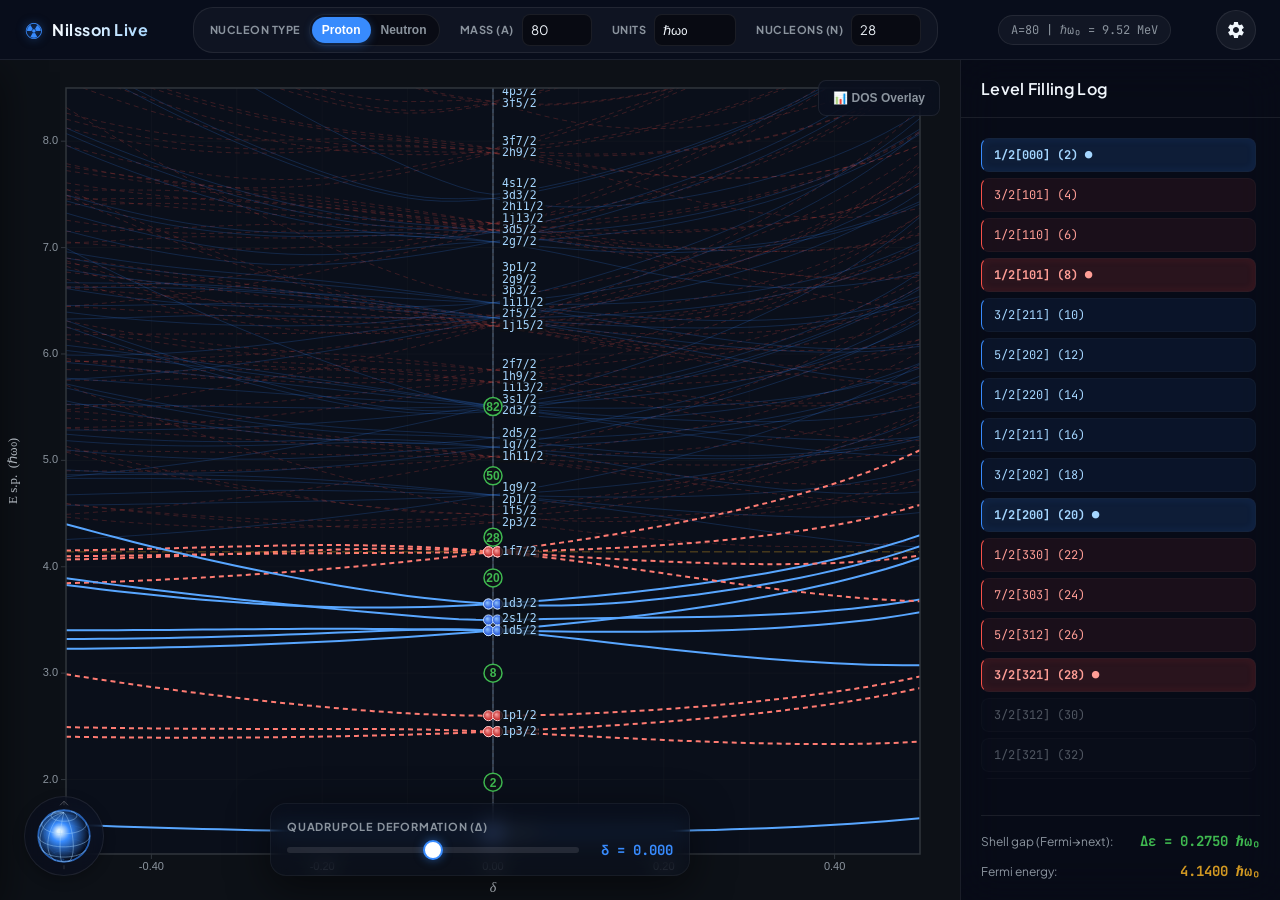
<file: index.html>
<!doctype html>
<html lang="en">
<head>
    <meta charset="utf-8">
    <meta name="viewport" content="width=device-width,initial-scale=1,maximum-scale=1,user-scalable=no">
    <title>☢ Live Nilsson Diagram Engine</title>
    <!-- Google Fonts for premium typography -->
    <link rel="preconnect" href="https://fonts.googleapis.com">
    <link rel="preconnect" href="https://fonts.gstatic.com" crossorigin>
    <link href="https://fonts.googleapis.com/css2?family=Plus+Jakarta+Sans:wght@300;400;500;600;700;800&family=JetBrains+Mono:wght@400;500;600;700&display=swap" rel="stylesheet">
    <link rel="stylesheet" href="style.css">
</head>
<body>

    <!-- Header bar -->
    <header id="header">
        <div class="logo">
            <span class="logo-icon">☢</span>
            <span class="logo-text">Nilsson Live</span>
        </div>
        
        <!-- Placeholder for desktop parameters -->
        <div id="header-controls-placeholder"></div>

        <div class="header-status" id="sm">Ready</div>
        <div class="header-actions">
            <button class="header-btn" id="btnToggleSettings" title="Parameters">
                <svg viewBox="0 0 24 24" width="20" height="20"><path fill="currentColor" d="M19.14,12.94c0.04-0.3,0.06-0.61,0.06-0.94c0-0.32-0.02-0.64-0.07-0.94l2.03-1.58c0.18-0.14,0.23-0.41,0.12-0.61 l-1.92-3.32c-0.12-0.22-0.37-0.29-0.59-0.22l-2.39,0.96c-0.5-0.38-1.03-0.7-1.62-0.94L14.4,2.81C14.36,2.58,14.17,2.4,13.93,2.4 h-3.87c-0.24,0-0.43,0.18-0.47,0.41L9.22,5.35C8.63,5.59,8.1,5.91,7.6,6.29L5.21,5.33c-0.22-0.08-0.47,0-0.59,0.22L2.7,8.87 C2.59,9.08,2.64,9.34,2.82,9.48l2.03,1.58C4.8,11.36,4.78,11.68,4.78,12c0,0.32,0.02,0.64,0.07,0.94l-2.03,1.58 c-0.18,0.14-0.23,0.41-0.12,0.61l1.92,3.32c0.12,0.22,0.37,0.29,0.59,0.22l2.39-0.96c0.5,0.38,1.03,0.7,1.62,0.94l0.36,2.54 c0.05,0.24,0.24,0.41,0.47,0.41h3.87c0.24,0,0.43-0.18,0.47-0.41l0.36-2.54c0.59-0.24,1.13-0.56,1.62-0.94l2.39,0.96 c0.22,0.08,0.47,0,0.59-0.22l1.92-3.32c0.12-0.22,0.07-0.47-0.12-0.61L19.14,12.94z M12,15.6c-1.98,0-3.6-1.62-3.6-3.6 s1.62-3.6,3.6-3.6s3.6,1.62,3.6,3.6S13.98,15.6,12,15.6z"/></svg>
            </button>
            <button class="header-btn" id="btnToggleLevels" title="Level Filling">
                <svg viewBox="0 0 24 24" width="20" height="20"><path fill="currentColor" d="M3 13h2v-2H3v2zm0 4h2v-2H3v2zm0-8h2V7H3v2zm4 4h14v-2H7v2zm0 4h14v-2H7v2zM7 7v2h14V7H7z"/></svg>
            </button>
        </div>
    </header>

    <!-- Main Workspace -->
    <div id="main">
        <!-- Left Settings Drawer -->
        <aside id="settings-drawer" class="drawer">
            <div class="drawer-header">
                <h3>Parameters</h3>
                <button class="drawer-close" id="settingsCloseBtn">&times;</button>
            </div>
            <div class="drawer-body">
                <div class="control-section">
                    <h4>System Scale</h4>
                    <div id="drawer-controls-placeholder">
                        <div id="navbar-controls-group">
                            <div class="control-item">
                                <label>Nucleon Type</label>
                                <div class="toggle-group" id="nucleonToggle">
                                    <button class="toggle-btn active" data-val="proton">Proton</button>
                                    <button class="toggle-btn" data-val="neutron">Neutron</button>
                                </div>
                            </div>
                            <div class="control-item">
                                <label for="inpA">Mass (A)</label>
                                <input type="number" id="inpA" value="80" min="1" max="300">
                            </div>
                            <div class="control-item">
                                <label for="selUnit">Units</label>
                                <select id="selUnit">
                                    <option value="hw0">ℏω₀</option>
                                    <option value="MeV">MeV</option>
                                </select>
                            </div>
                            <div class="control-item">
                                <label for="ni">Nucleons (N)</label>
                                <input type="number" id="ni" value="28" min="0" max="500">
                            </div>
                        </div>
                    </div>
                    <div class="control-item" style="margin-top: 14px;">
                        <label>Parameter Set (κ, μ)</label>
                        <div class="custom-select" id="customParamSet">
                            <div class="custom-select-trigger">
                                <span>Lund Universal (Default)</span>
                                <div class="arrow"></div>
                            </div>
                            <div class="custom-select-options">
                                <div class="custom-option selected" data-value="universal">Lund Universal (Default)</div>
                                <div class="custom-option" data-value="rare_earth">Rare Earth (A ≈ 150 - 180)</div>
                                <div class="custom-option" data-value="actinide">Actinides (A ≈ 250)</div>
                                <div class="custom-option" data-value="light_sd">Light Nuclei (A ≈ 20 - 40)</div>
                            </div>
                        </div>
                    </div>
                </div>

                <div class="control-section">
                    <h4>Deformation Limits</h4>
                    <div class="control-row">
                        <div class="control-item">
                            <label for="inpDMin">δ Min</label>
                            <input type="number" id="inpDMin" value="-0.5" step="0.1">
                        </div>
                        <div class="control-item">
                            <label for="inpDMax">δ Max</label>
                            <input type="number" id="inpDMax" value="0.5" step="0.1">
                        </div>
                    </div>
                    <button class="btn primary active" id="btnComp">⚡ Re-Compute Engine</button>
                </div>

                <div class="control-section">
                    <h4>Diagram Operations</h4>
                    <div class="view-btn-group">
                        <button class="btn" id="btnZoom" title="Drag a rectangle on the diagram to zoom">🔍 Zoom Mode</button>
                        <button class="btn" id="btnBack" style="display:none">↩ Step Back</button>
                        <button class="btn danger" id="btnFull" style="display:none">⊠ Reset Zoom</button>
                    </div>
                </div>
            </div>
        </aside>

        <!-- Canvas and central plot view -->
        <div id="wrap">
            <canvas id="cv"></canvas>
            <div id="overlay">
                <div class="loader"></div>
                <span>Computing Quantum States...</span>
            </div>

            <!-- Floating DOS Toggle Button -->
            <button class="canvas-floating-btn" id="btnToggleDOS" title="Toggle Density of States Overlay">📊 DOS Overlay</button>

            <!-- Floating 3D Spheroid Viewer -->
            <div id="shape-viewer-container" title="Interactive 3D Nucleus Spheroid (Tap to Expand)">
                <canvas id="shapeCv" width="160" height="160"></canvas>
            </div>

            <!-- Floating Slider Panel (Primary control for Deformation) -->
            <div id="floating-slider-panel">
                <div class="slider-group">
                    <label for="ds">Quadrupole Deformation (δ)</label>
                    <div class="slider-control">
                        <input type="range" id="ds" min="-0.50" max="0.50" step="0.005" value="0.00">
                        <span class="dv" id="dv">δ = 0.000</span>
                    </div>
                </div>
            </div>

            <!-- Floating Active State Card for mobile view when a state is selected -->
            <div id="active-state-card" class="hidden">
                <div class="card-close" id="cardCloseBtn">&times;</div>
                <div class="card-content" id="cardContent">
                    <div class="card-placeholder">Tap a state line to view quantum numbers</div>
                </div>
            </div>
        </div>

        <!-- Right Level Filling Drawer -->
        <aside id="levels-drawer" class="drawer">
            <div class="drawer-header">
                <h3>Level Filling Log</h3>
                <button class="drawer-close" id="levelsCloseBtn">&times;</button>
            </div>
            <div class="drawer-body">
                <div id="ll"></div>
                <div id="gb">
                    <div class="gb-row">
                        <span class="gl">Shell gap (Fermi→next):</span>
                        <span class="gv" id="gv">—</span>
                    </div>
                    <div class="gb-row">
                        <span class="fl">Fermi energy:</span>
                        <span class="fv" id="fv">—</span>
                    </div>
                </div>
            </div>
        </aside>
    </div>

    <!-- Scrim overlay -->
    <div id="scrim"></div>

    <!-- Tooltip for hover cases (mainly desktop) -->
    <div id="tip"></div>

    <script type="module" src="main.js"></script>

</body>
</html>
</file>
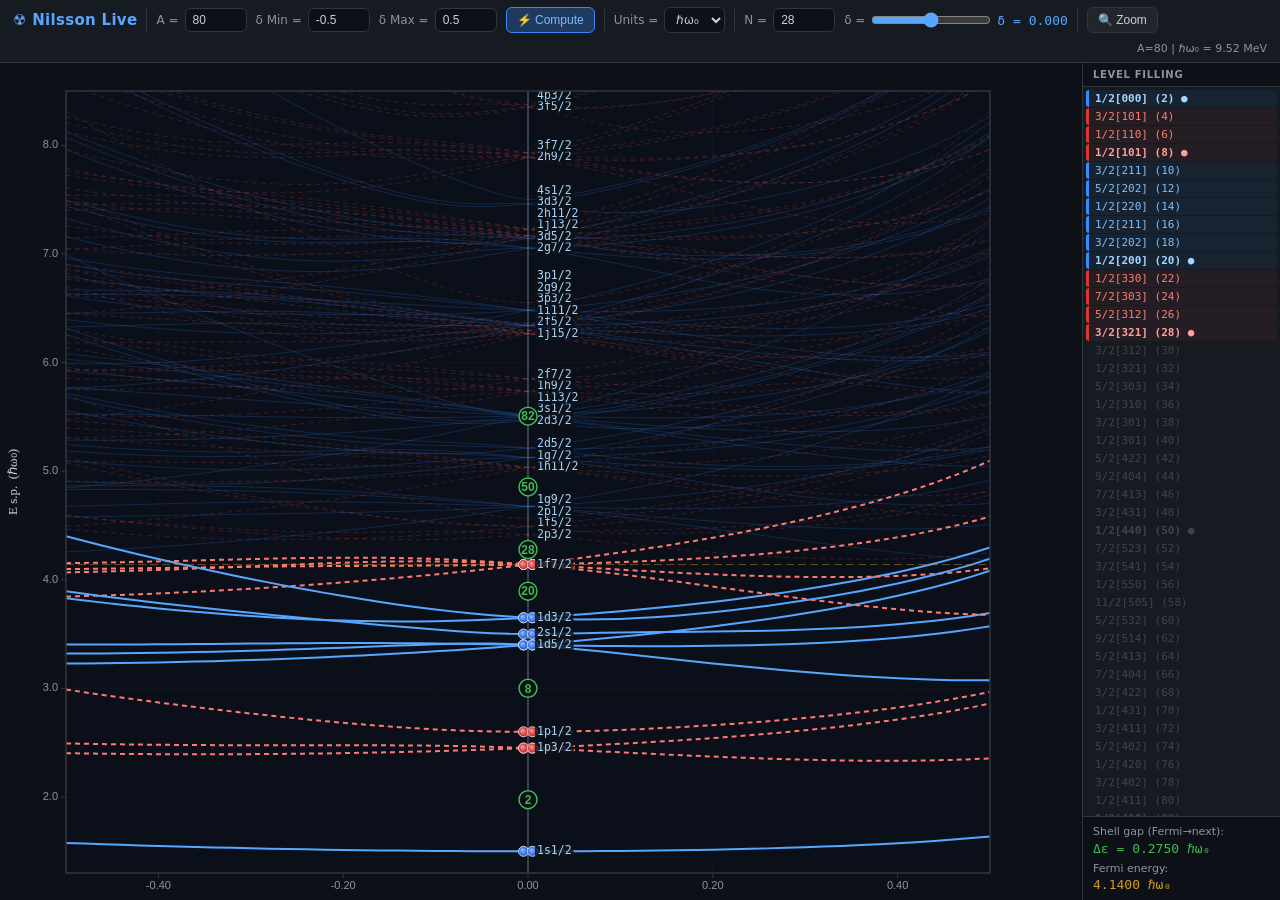
<file: nilsson_interactive_v2.html>
<!DOCTYPE html>
<html lang="en">

<head>
    <meta charset="UTF-8">
    <meta name="viewport" content="width=device-width,initial-scale=1">
    <title>☢ Live Nilsson Diagram Engine (v2)</title>
    <style>
        * {
            box-sizing: border-box;
            margin: 0;
            padding: 0
        }

        html,
        body {
            height: 100%;
            overflow: hidden
        }

        body {
            font-family: 'Segoe UI', system-ui, sans-serif;
            background: #0d1117;
            color: #c9d1d9;
            display: flex;
            flex-direction: column
        }

        #bar {
            flex-shrink: 0;
            display: flex;
            align-items: center;
            flex-wrap: wrap;
            gap: 9px;
            padding: 7px 13px;
            background: #161b22;
            border-bottom: 1px solid #30363d;
            min-height: 44px;
        }

        .ttl {
            font-size: 15px;
            font-weight: 700;
            color: #58a6ff;
            white-space: nowrap;
            letter-spacing: .3px
        }

        .sep {
            width: 1px;
            height: 22px;
            background: #30363d;
            flex-shrink: 0
        }

        .g {
            display: flex;
            align-items: center;
            gap: 6px
        }

        .g label {
            font-size: 12px;
            color: #8b949e;
            white-space: nowrap
        }

        .btn {
            padding: 5px 10px;
            background: #21262d;
            border: 1px solid #30363d;
            border-radius: 6px;
            color: #c9d1d9;
            font-size: 12px;
            cursor: pointer;
            transition: background .13s, border-color .13s;
            user-select: none;
        }

        .btn:hover {
            background: #30363d
        }

        .btn.active {
            background: #1f3a5f;
            border-color: #388bfd;
            color: #79c0ff
        }

        .btn.danger {
            background: #3a1a1a;
            border-color: #da3633;
            color: #ff7b72
        }

        .btn.danger:hover {
            background: #4a2020
        }

        input[type=number],
        select {
            width: 62px;
            padding: 4px 7px;
            background: #0d1117;
            border: 1px solid #30363d;
            border-radius: 6px;
            color: #c9d1d9;
            font-size: 12px;
        }

        select {
            width: auto;
            cursor: pointer
        }

        input[type=number]:focus,
        select:focus {
            outline: none;
            border-color: #58a6ff
        }

        input[type=range] {
            width: 120px;
            accent-color: #58a6ff;
            cursor: pointer
        }

        .dv {
            font-family: Consolas, monospace;
            font-size: 13px;
            color: #58a6ff;
            min-width: 60px
        }

        #sm {
            font-size: 11px;
            color: #8b949e;
            margin-left: auto;
            white-space: nowrap
        }

        #main {
            display: flex;
            flex: 1;
            min-height: 0;
            overflow: hidden
        }

        #wrap {
            flex: 1;
            overflow: hidden;
            position: relative
        }

        canvas {
            display: block
        }

        #panel {
            width: 198px;
            flex-shrink: 0;
            background: #161b22;
            border-left: 1px solid #30363d;
            display: flex;
            flex-direction: column;
            overflow: hidden;
        }

        .ph {
            padding: 6px 10px;
            font-size: 10px;
            font-weight: 700;
            color: #8b949e;
            text-transform: uppercase;
            letter-spacing: .7px;
            border-bottom: 1px solid #30363d;
            background: #0d1117;
            flex-shrink: 0;
        }

        #ll {
            flex: 1;
            overflow-y: auto;
            padding: 3px
        }

        #ll::-webkit-scrollbar {
            width: 4px
        }

        #ll::-webkit-scrollbar-thumb {
            background: #30363d;
            border-radius: 2px
        }

        .lv {
            font-family: Consolas, monospace;
            font-size: 11px;
            padding: 2px 6px;
            border-radius: 3px;
            margin-bottom: 1px;
            cursor: default;
            border-left: 3px solid transparent;
            white-space: nowrap;
            overflow: hidden;
            text-overflow: ellipsis;
            transition: background .1s;
        }

        .lv:hover {
            background: #21262d !important
        }

        .lv.fp {
            color: #79c0ff;
            border-color: #388bfd;
            background: rgba(56, 139, 253, .07)
        }

        .lv.fn {
            color: #ff7b72;
            border-color: #da3633;
            background: rgba(218, 54, 51, .07)
        }

        .lv.em {
            color: #3d444d
        }

        .lv.mg {
            font-weight: 700
        }

        .lv.mg.fp {
            color: #a5d6ff
        }

        .lv.mg.fn {
            color: #ffa09d
        }

        #gb {
            padding: 8px 10px;
            background: #0d1117;
            border-top: 1px solid #30363d;
            flex-shrink: 0;
            font-size: 11px
        }

        .gl {
            color: #8b949e;
            margin-bottom: 3px
        }

        .gv {
            color: #3fb950;
            font-family: Consolas, monospace;
            font-size: 13px
        }

        .fl {
            color: #8b949e;
            margin-top: 6px;
            margin-bottom: 2px
        }

        .fv {
            color: #d29922;
            font-family: Consolas, monospace;
            font-size: 13px
        }

        #tip {
            position: fixed;
            background: #161b22;
            border: 1px solid #388bfd;
            border-radius: 6px;
            padding: 6px 10px;
            font-size: 11px;
            font-family: Consolas, monospace;
            pointer-events: none;
            display: none;
            z-index: 999;
            line-height: 1.75;
            box-shadow: 0 4px 14px rgba(0, 0, 0, .55);
        }

        #tip strong {
            font-size: 12px
        }

        #overlay {
            position: absolute;
            top: 0;
            left: 0;
            width: 100%;
            height: 100%;
            background: rgba(13, 17, 23, 0.8);
            display: none;
            align-items: center;
            justify-content: center;
            z-index: 1000;
            color: #58a6ff;
            font-weight: bold;
        }
    </style>
</head>

<body>

    <div id="bar">
        <span class="ttl">☢ Nilsson Live</span>
        <div class="sep"></div>
        <div class="g">
            <label for="inpA">A =</label>
            <input type="number" id="inpA" value="80" min="1" max="300">
        </div>
        <div class="g">
            <label for="inpDMin">δ Min =</label>
            <input type="number" id="inpDMin" value="-0.5" step="0.1">
        </div>
        <div class="g">
            <label for="inpDMax">δ Max =</label>
            <input type="number" id="inpDMax" value="0.5" step="0.1">
        </div>
        <button class="btn active" id="btnComp" onclick="computeData()">⚡ Compute</button>
        <div class="sep"></div>
        <div class="g">
            <label for="selUnit">Units =</label>
            <select id="selUnit" onchange="S.unit=this.value; draw();">
                <option value="hw0">ℏω₀</option>
                <option value="MeV">MeV</option>
            </select>
        </div>
        <div class="sep"></div>
        <div class="g">
            <label for="ni">N =</label>
            <input type="number" id="ni" value="28" min="0" max="500">
        </div>
        <div class="g">
            <label for="ds">δ =</label>
            <input type="range" id="ds" min="-0.50" max="0.50" step="0.005" value="0.00">
            <span class="dv" id="dv">δ = 0.000</span>
        </div>
        <div class="sep"></div>
        <button class="btn" id="btnZoom" onclick="toggleZoom()" title="Drag a rectangle on the diagram to zoom">🔍
            Zoom</button>
        <button class="btn" id="btnBack" onclick="zoomOut()" style="display:none">↩ Back</button>
        <button class="btn danger" id="btnFull" onclick="resetView()" style="display:none">⊠ Full</button>
        <span id="sm">Ready</span>
    </div>

    <div id="main">
        <div id="wrap">
            <canvas id="cv"></canvas>
            <div id="overlay">Computing Quantum States...</div>
        </div>
        <div id="panel">
            <div class="ph">Level Filling</div>
            <div id="ll"></div>
            <div id="gb">
                <div class="gl">Shell gap (Fermi→next):</div>
                <div class="gv" id="gv">—</div>
                <div class="fl">Fermi energy:</div>
                <div class="fv" id="fv">—</div>
            </div>
        </div>
    </div>
    <div id="tip"></div>

    <script>
        // ══════════════════════════════════════════════════════════════════
        // Physics Engine
        // ══════════════════════════════════════════════════════════════════
        const fCache = [1, 1];
        function fact(n) { if (n < 0) return 0; while (fCache.length <= n) fCache.push(fCache[fCache.length - 1] * fCache.length); return fCache[n]; }
        function cgDelta(j1, j2, j3) { return Math.sqrt((fact(j1 + j2 - j3) * fact(j1 - j2 + j3) * fact(-j1 + j2 + j3)) / fact(j1 + j2 + j3 + 1)); }
        function CG(j1, j2, j3, m1, m2, m3) {
            if (m1 + m2 !== m3) return 0;
            if (Math.abs(m1) > j1 || Math.abs(m2) > j2 || Math.abs(m3) > j3) return 0;
            if (j3 > j1 + j2 || j3 < Math.abs(j1 - j2)) return 0;
            let term1 = Math.sqrt(2 * j3 + 1) * cgDelta(j1, j2, j3) * Math.sqrt(fact(j1 + m1) * fact(j1 - m1) * fact(j2 + m2) * fact(j2 - m2) * fact(j3 + m3) * fact(j3 - m3));
            let sum = 0, kmin = Math.max(0, j2 - j3 - m1, j1 - j3 + m2), kmax = Math.min(j1 + j2 - j3, j1 - m1, j2 + m2);
            for (let k = kmin; k <= kmax; k++) sum += ((k % 2 === 0) ? 1 : -1) / (fact(k) * fact(j1 + j2 - j3 - k) * fact(j1 - m1 - k) * fact(j2 + m2 - k) * fact(j3 - j2 + m1 + k) * fact(j3 - j1 - m2 + k));
            return term1 * sum;
        }
        function get_cg(j1_d, j2_d, j3_d, m1_d, m2_d) { return CG(j1_d / 2, j2_d / 2, j3_d / 2, m1_d / 2, m2_d / 2, (m1_d + m2_d) / 2); }

        function jacobiEigvals(A, maxIter = 100) {
            let n = A.length, D = A.map(row => [...row]);
            for (let it = 0; it < maxIter; it++) {
                let max = 0, p = 0, q = 1;
                for (let i = 0; i < n - 1; i++) for (let j = i + 1; j < n; j++) if (Math.abs(D[i][j]) > max) { max = Math.abs(D[i][j]); p = i; q = j; }
                if (max < 1e-10) break;
                let theta = (D[q][q] - D[p][p]) / (2 * D[p][q]);
                let t = (theta === 0) ? 1 : Math.sign(theta) / (Math.abs(theta) + Math.sqrt(theta * theta + 1));
                let c = 1 / Math.sqrt(t * t + 1), s = c * t;
                for (let i = 0; i < n; i++) {
                    if (i !== p && i !== q) {
                        let D_ip = D[i][p], D_iq = D[i][q];
                        D[i][p] = D[p][i] = c * D_ip - s * D_iq;
                        D[i][q] = D[q][i] = s * D_ip + c * D_iq;
                    }
                }
                let D_pp = D[p][p], D_qq = D[q][q], D_pq = D[p][q];
                D[p][p] = c * c * D_pp - 2 * s * c * D_pq + s * s * D_qq;
                D[q][q] = s * s * D_pp + 2 * s * c * D_pq + c * c * D_qq;
                D[p][q] = D[q][p] = 0;
            }
            let evals = []; for (let i = 0; i < n; i++) evals.push(D[i][i]); return evals.sort((a, b) => a - b);
        }

        function generateAsymptoticLabels(N, Omega) {
            let valid_states = [];
            for (let nz = N; nz >= 0; nz--) {
                let n_perp = N - nz;
                for (let sigma of [0.5, -0.5]) {
                    let Lambda = Omega - sigma;
                    if (Math.abs(Lambda) <= n_perp && (n_perp - Math.floor(Math.abs(Lambda))) % 2 === 0) valid_states.push([nz, Math.round(Lambda)]);
                }
            }
            return valid_states.sort((a, b) => b[0] - a[0]).map(s => `${Math.round(Omega * 2)}/2[${N}${s[0]}${s[1]}]`);
        }

        function nilssonEnergies(delta, A) {
            const rkappa = [0.05, 0.05, 0.05, 0.05, 0.05, 0.0637, 0.0637, 0.06];
            const rmu = [0.00, 0.00, 0.00, 0.35, 0.625, 0.600, 0.600, 0.54];
            let hw0_base = 41.0 * Math.pow(A, -1.0 / 3.0);
            let fdel = Math.pow(Math.pow(1.0 + (2.0 / 3.0) * delta, 2.0) * (1.0 - (4.0 / 3.0) * delta), -1.0 / 6.0);
            let hw0_mev = hw0_base * fdel;
            let orbitals = [];

            for (let n = 0; n < 15; n += 2) {
                let N_idx = Math.floor(n / 2);
                let c = -2.0 * hw0_base * rkappa[N_idx], d = rmu[N_idx] * c / 2.0;

                for (let iom = 1; iom <= n + 1; iom += 2) {
                    let Omega = iom / 2.0, basis = [];
                    for (let l = n; l >= 0; l -= 4) for (let lam = -l; lam <= l + 1; lam += 2) {
                        let isig = iom - lam; if (Math.abs(isig) === 1) basis.push([l, lam, isig]);
                    }
                    let nbas = basis.length; if (nbas === 0) continue;

                    let H = Array(nbas).fill(0).map(() => Array(nbas).fill(0));
                    for (let i = 0; i < nbas; i++) {
                        let [l, lam, isig] = basis[i];
                        for (let j = i; j < nbas; j++) {
                            let [l1, lam1, isig1] = basis[j], h00 = 0.0, hl2 = 0.0, hls = 0.0, hr2 = 0.0, hy20 = 0.0;
                            if (i === j) { h00 = (n + 3) / 2.0 * hw0_mev; hl2 = l * (l + 2) / 4.0; }
                            if (l1 === l) {
                                if (lam1 === lam + 2 && isig1 === isig - 2) hls = Math.sqrt((l - lam) * (l + lam + 2)) / 4.0;
                                else if (lam1 === lam && isig1 === isig) hls = (lam * isig) / 4.0;
                                else if (lam1 === lam - 2 && isig1 === isig + 2) hls = Math.sqrt((l + lam) * (l - lam + 2)) / 4.0;
                                hr2 = (n + 3) / 2.0;
                            } else if (l1 === l - 4) hr2 = Math.sqrt((n - l + 4) * (n + l + 2)) / 2.0;
                            else if (l1 === l + 4) hr2 = Math.sqrt((n - l) * (n + l + 6)) / 2.0;

                            if (Math.abs(hr2) > 1e-5 && lam1 === lam) hy20 = Math.sqrt((l + 1) / (l1 + 1)) * get_cg(l, 4, l1, lam, 0) * get_cg(l, 4, l1, 0, 0);
                            H[i][j] = H[j][i] = h00 - delta * hw0_mev * (2.0 / 3.0) * hr2 * hy20 + c * hls + d * hl2;
                        }
                    }
                    let evals_mev = jacobiEigvals(H), labels = generateAsymptoticLabels(N_idx, Omega);
                    for (let i = 0; i < evals_mev.length; i++) orbitals.push([evals_mev[i], Omega, labels[i]]);
                }
            }
            orbitals.sort((a, b) => a[0] - b[0]); return { hw0_base, orbitals };
        }

        // Spherical States Calculator (For delta=0 labels & Magic Numbers)
        let sphericalStates = [];
        const MAGIC = new Set([2, 8, 20, 28, 50, 82, 126, 184]);
        function calcSphericalStates() {
            const rkappa = [0.05, 0.05, 0.05, 0.05, 0.05, 0.0637, 0.0637, 0.06];
            const rmu = [0.00, 0.00, 0.00, 0.35, 0.625, 0.600, 0.600, 0.54];
            sphericalStates = [];
            for (let N = 0; N < 8; N++) {
                let k = rkappa[N], mu = rmu[N];
                for (let l = N; l >= 0; l -= 2) {
                    let nnuc = (N - l) / 2 + 1, lc = ['s', 'p', 'd', 'f', 'g', 'h', 'i', 'j'][l];
                    let e_plus = (N + 1.5) - k * l - k * mu * l * (l + 1);
                    sphericalStates.push({ lbl: nnuc + lc + (l * 2 + 1) + '/2', e: e_plus, n: l * 2 + 2 });
                    if (l > 0) {
                        let e_minus = (N + 1.5) - k * (-(l + 1)) - k * mu * l * (l + 1);
                        sphericalStates.push({ lbl: nnuc + lc + (l * 2 - 1) + '/2', e: e_minus, n: l * 2 });
                    }
                }
            }
            sphericalStates.sort((a, b) => a.e - b.e);
            let cum = 0;
            for (let i = 0; i < sphericalStates.length; i++) {
                cum += sphericalStates[i].n;
                sphericalStates[i].cum = cum;
            }
        }
        calcSphericalStates();

        // ══════════════════════════════════════════════════════════════════
        // Visualization Engine
        // ══════════════════════════════════════════════════════════════════
        const S = {
            tracks: null, dGrid: [], hw0: 1, fullDMin: -0.4, fullDMax: 0.55, fullYMin: 1.9, fullYMax: 5.7,
            vDMin: -0.4, vDMax: 0.55, vYMin: 1.9, vYMax: 5.7, zoomHist: [], zoomMode: false, zoomDrag: null,
            delta: 0, N: 28, hover: null, unit: 'hw0'
        };

        function computeData() {
            document.getElementById('overlay').style.display = 'flex';
            setTimeout(() => {
                let A = parseFloat(document.getElementById('inpA').value) || 80;
                let dMin = parseFloat(document.getElementById('inpDMin').value) || -0.5;
                let dMax = parseFloat(document.getElementById('inpDMax').value) || 0.5;
                let pts = 50;

                S.dGrid = []; for (let i = 0; i <= pts; i++) S.dGrid.push(dMin + i * (dMax - dMin) / pts);
                let sl = document.getElementById('ds'); sl.min = dMin; sl.max = dMax;
                S.delta = Math.max(dMin, Math.min(dMax, 0)); sl.value = S.delta;
                document.getElementById('dv').textContent = '\u03b4 = ' + S.delta.toFixed(3);

                let rawTracks = {}, globalHw0 = 1;
                for (let d of S.dGrid) {
                    let res = nilssonEnergies(d, A); globalHw0 = res.hw0_base;
                    for (let orb of res.orbitals) {
                        let eps = orb[0], m = orb[1], lbl = orb[2];
                        if (!rawTracks[lbl]) rawTracks[lbl] = { deltas: [], e_hw: [], parity: parseInt(lbl.match(/\[(\d)/)[1]) % 2 === 0 ? 1 : -1 };
                        rawTracks[lbl].deltas.push(d); rawTracks[lbl].e_hw.push(eps / globalHw0);
                    }
                }

                S.hw0 = globalHw0; S.tracks = rawTracks;
                let all = Object.values(S.tracks).flatMap(t => t.e_hw);
                S.fullDMin = dMin; S.fullDMax = dMax;
                S.fullYMin = Math.max(0.8, Math.floor(Math.min(...all) * 10) / 10 - 0.2);
                S.fullYMax = Math.min(8.5, Math.ceil(Math.max(...all) * 10) / 10 + 0.1);
                S.vDMin = S.fullDMin; S.vDMax = S.fullDMax; S.vYMin = S.fullYMin; S.vYMax = S.fullYMax;
                S.zoomHist = []; S.zoomMode = false; S.zoomDrag = null;

                syncZoomButtons(); document.getElementById('overlay').style.display = 'none';
                document.getElementById('sm').textContent = `A=${A} | \u210f\u03c9\u2080 = ${globalHw0.toFixed(2)} MeV`;
                draw();
            }, 50);
        }

        function toggleZoom() { S.zoomMode = !S.zoomMode; S.zoomDrag = null; document.getElementById('btnZoom').classList.toggle('active', S.zoomMode); cv.style.cursor = S.zoomMode ? 'crosshair' : 'default'; draw(); }
        function applyZoom(dMin, dMax, yMin, yMax) {
            if (dMax - dMin < 0.005 || yMax - yMin < 0.05) return;
            S.zoomHist.push({ vDMin: S.vDMin, vDMax: S.vDMax, vYMin: S.vYMin, vYMax: S.vYMax });
            S.vDMin = dMin; S.vDMax = dMax; S.vYMin = yMin; S.vYMax = yMax; S.zoomMode = false; S.zoomDrag = null;
            document.getElementById('btnZoom').classList.remove('active'); cv.style.cursor = 'default'; syncZoomButtons(); draw();
        }
        function zoomOut() { if (!S.zoomHist.length) return; let v = S.zoomHist.pop(); S.vDMin = v.vDMin; S.vDMax = v.vDMax; S.vYMin = v.vYMin; S.vYMax = v.vYMax; syncZoomButtons(); draw(); }
        function resetView() { S.zoomHist = []; S.vDMin = S.fullDMin; S.vDMax = S.fullDMax; S.vYMin = S.fullYMin; S.vYMax = S.fullYMax; S.zoomMode = false; S.zoomDrag = null; document.getElementById('btnZoom').classList.remove('active'); cv.style.cursor = 'default'; syncZoomButtons(); draw(); }
        function syncZoomButtons() { let z = S.zoomHist.length > 0; document.getElementById('btnBack').style.display = z ? '' : 'none'; document.getElementById('btnFull').style.display = z ? '' : 'none'; }
        function lerp(tr, d) {
            let ds = tr.deltas, es = tr.e_hw;
            if (d <= ds[0]) return es[0]; if (d >= ds[ds.length - 1]) return es[ds.length - 1];
            let lo = 0, hi = ds.length - 1; while (hi - lo > 1) { let m = (lo + hi) >> 1; if (ds[m] <= d) lo = m; else hi = m; }
            return es[lo] + (d - ds[lo]) / (ds[hi] - ds[lo]) * (es[hi] - es[lo]);
        }
        function doFill(delta, N) {
            let levs = Object.entries(S.tracks).map(([lbl, tr]) => ({ lbl, e: lerp(tr, delta), par: tr.parity })).sort((a, b) => a.e - b.e);
            let fm = new Map(), rem = N; for (let lv of levs) { if (rem <= 0) break; fm.set(lv.lbl, Math.min(2, rem)); rem -= 2; }
            return { levs, fm };
        }

        const cv = document.getElementById('cv'), ctx = cv.getContext('2d');
        const M = { L: 66, R: 92, T: 28, B: 46 };
        function resize() { let wr = document.getElementById('wrap'); cv.width = wr.clientWidth; cv.height = wr.clientHeight; draw(); }
        const cpx = d => M.L + (d - S.vDMin) / (S.vDMax - S.vDMin) * (cv.width - M.L - M.R);
        const cpy = e => M.T + (1 - (e - S.vYMin) / (S.vYMax - S.vYMin)) * (cv.height - M.T - M.B);
        const fX = cx => S.vDMin + (cx - M.L) / (cv.width - M.L - M.R) * (S.vDMax - S.vDMin);
        const fY = cy => S.vYMin + (1 - (cy - M.T) / (cv.height - M.T - M.B)) * (S.vYMax - S.vYMin);
        function niceStep(range, target) { let raw = range / target, p = Math.pow(10, Math.floor(Math.log10(raw))), f = raw / p; return (f < 1.5 ? 1 : f < 3 ? 2 : f < 7 ? 5 : 10) * p; }

        let raf = null;
        function draw() { if (raf) cancelAnimationFrame(raf); raf = requestAnimationFrame(_draw); }

        function _draw() {
            raf = null;
            let W = cv.width, H = cv.height, pW = W - M.L - M.R, pH = H - M.T - M.B;
            let dRange = S.vDMax - S.vDMin, eRange = S.vYMax - S.vYMin;
            let uScale = (S.unit === 'MeV') ? S.hw0 : 1;
            let unitStr = (S.unit === 'MeV') ? ' MeV' : ' \u210f\u03c9\u2080';

            ctx.clearRect(0, 0, W, H); ctx.fillStyle = '#0d1117'; ctx.fillRect(0, 0, W, H);
            ctx.fillStyle = '#0a0f1a'; ctx.fillRect(M.L, M.T, pW, pH);

            if (!S.tracks) return;
            let { levs, fm } = doFill(S.delta, S.N);

            ctx.save(); ctx.beginPath(); ctx.rect(M.L, M.T, pW, pH); ctx.clip();

            let gSD = niceStep(dRange, 7), gSE_scaled = niceStep(eRange * uScale, 7);
            ctx.lineWidth = 0.5; ctx.strokeStyle = '#161b22';
            for (let d = Math.ceil(S.vDMin / gSD) * gSD; d <= S.vDMax + 1e-9; d += gSD) { let x = cpx(d); ctx.beginPath(); ctx.moveTo(x, M.T); ctx.lineTo(x, M.T + pH); ctx.stroke(); }
            for (let eS = Math.ceil((S.vYMin * uScale) / gSE_scaled) * gSE_scaled; eS <= (S.vYMax * uScale) + 1e-9; eS += gSE_scaled) { let y = cpy(eS / uScale); ctx.beginPath(); ctx.moveTo(M.L, y); ctx.lineTo(M.L + pW, y); ctx.stroke(); }

            for (let pass of [0, 1]) {
                for (let [lbl, tr] of Object.entries(S.tracks)) {
                    let isF = fm.has(lbl), isH = lbl === S.hover;
                    if (pass === 0 && (isF || isH)) continue; if (pass === 1 && !isF && !isH) continue;
                    ctx.beginPath();
                    for (let i = 0; i < tr.deltas.length; i++) { let x = cpx(tr.deltas[i]), y = cpy(tr.e_hw[i]); i === 0 ? ctx.moveTo(x, y) : ctx.lineTo(x, y); }
                    if (isH && !isF) { ctx.setLineDash([]); ctx.strokeStyle = '#ffa657'; ctx.lineWidth = 2.4; }
                    else if (isF) { ctx.setLineDash(tr.parity > 0 ? [] : [5, 4]); ctx.strokeStyle = tr.parity > 0 ? '#58a6ff' : '#ff7b72'; ctx.lineWidth = 2.0; }
                    else { ctx.setLineDash(tr.parity > 0 ? [] : [5, 4]); ctx.strokeStyle = tr.parity > 0 ? 'rgba(56,139,253,.22)' : 'rgba(248,81,73,.22)'; ctx.lineWidth = 0.9; }
                    ctx.stroke(); ctx.setLineDash([]);
                }
            }

            let x0 = cpx(0);
            if (S.vDMin <= 0 && S.vDMax >= 0) {
                ctx.strokeStyle = 'rgba(139,148,158,.5)'; ctx.lineWidth = 1.3;
                ctx.beginPath(); ctx.moveTo(x0, M.T); ctx.lineTo(x0, M.T + pH); ctx.stroke();
            }

            let xd = cpx(S.delta);
            if (S.delta >= S.vDMin && S.delta <= S.vDMax) {
                ctx.strokeStyle = 'rgba(88,166,255,.2)'; ctx.lineWidth = 1; ctx.setLineDash([4, 3]);
                ctx.beginPath(); ctx.moveTo(xd, M.T); ctx.lineTo(xd, M.T + pH); ctx.stroke(); ctx.setLineDash([]);
            }

            let fermiE = null; for (let lv of levs) if (fm.has(lv.lbl)) fermiE = lv.e;
            if (fermiE !== null && fermiE >= S.vYMin && fermiE <= S.vYMax) {
                let yF = cpy(fermiE); ctx.strokeStyle = 'rgba(210,153,34,.45)'; ctx.lineWidth = 1; ctx.setLineDash([8, 4]);
                ctx.beginPath(); ctx.moveTo(M.L, yF); ctx.lineTo(M.L + pW, yF); ctx.stroke(); ctx.setLineDash([]);
            }

            if (S.delta >= S.vDMin && S.delta <= S.vDMax) {
                for (let [lbl, n] of fm) {
                    let tr = S.tracks[lbl], e = lerp(tr, S.delta);
                    if (e < S.vYMin - 0.15 || e > S.vYMax + 0.15) continue;
                    let yC = cpy(e), r = 5, offs = n === 2 ? [-4.5, 4.5] : [0];
                    for (let dx of offs) {
                        let g = ctx.createRadialGradient(xd + dx - 1.5, yC - 1.5, 0, xd + dx, yC, r);
                        if (tr.parity > 0) { g.addColorStop(0, '#93c5fd'); g.addColorStop(1, '#1d4ed8'); ctx.strokeStyle = '#bfdbfe'; }
                        else { g.addColorStop(0, '#fca5a5'); g.addColorStop(1, '#b91c1c'); ctx.strokeStyle = '#fecaca'; }
                        ctx.beginPath(); ctx.arc(xd + dx, yC, r, 0, Math.PI * 2);
                        ctx.fillStyle = g; ctx.fill(); ctx.lineWidth = 1; ctx.stroke();
                    }
                }
            }

            // Draw Magic Numbers & Spherical Labels at Delta = 0
            if (S.vDMin <= 0 && S.vDMax >= 0) {
                ctx.textAlign = 'left'; ctx.textBaseline = 'middle'; ctx.font = '11.5px Consolas, monospace';
                let lastY = 9999;
                for (let st of sphericalStates) {
                    if (st.e >= S.vYMin - 0.5 && st.e <= S.vYMax + 0.5) {
                        let y = cpy(st.e);
                        if (lastY - y < 11.5) y = lastY - 11.5; // Prevent label overlap
                        if (y > M.T && y < cv.height - M.B) {
                            let tw = ctx.measureText(st.lbl).width;
                            ctx.fillStyle = 'rgba(13,17,23,0.8)'; ctx.fillRect(x0 + 7, y - 6, tw + 4, 12);
                            ctx.fillStyle = '#a5d6ff'; ctx.fillText(st.lbl, x0 + 9, y);
                        }
                        lastY = y;
                    }
                }
                ctx.textAlign = 'center'; ctx.font = 'bold 12px sans-serif';
                for (let i = 0; i < sphericalStates.length - 1; i++) {
                    let st = sphericalStates[i];
                    if (MAGIC.has(st.cum)) {
                        let e_mid = (st.e + sphericalStates[i + 1].e) / 2;
                        if (e_mid >= S.vYMin && e_mid <= S.vYMax) {
                            let y = cpy(e_mid);
                            ctx.beginPath(); ctx.arc(x0, y, 9, 0, Math.PI * 2);
                            ctx.fillStyle = '#0d1117'; ctx.fill(); ctx.lineWidth = 1.5; ctx.strokeStyle = '#3fb950'; ctx.stroke();
                            ctx.fillStyle = '#3fb950'; ctx.fillText(st.cum, x0, y + 1);
                        }
                    }
                }
            }

            if (S.zoomDrag) {
                let { x0: zx0, y0: zy0, x1: zx1, y1: zy1 } = S.zoomDrag, zx = Math.min(zx0, zx1), zy = Math.min(zy0, zy1), zw = Math.abs(zx1 - zx0), zh = Math.abs(zy1 - zy0);
                ctx.fillStyle = 'rgba(88,166,255,.07)'; ctx.fillRect(zx, zy, zw, zh);
                ctx.strokeStyle = 'rgba(88,166,255,.85)'; ctx.lineWidth = 1.5; ctx.setLineDash([5, 3]); ctx.strokeRect(zx, zy, zw, zh); ctx.setLineDash([]);
                let hs = 5; ctx.fillStyle = '#58a6ff';[[zx, zy], [zx + zw, zy], [zx, zy + zh], [zx + zw, zy + zh]].forEach(([hx, hy]) => { ctx.fillRect(hx - hs / 2, hy - hs / 2, hs, hs); });
            }

            ctx.restore();
            ctx.strokeStyle = '#30363d'; ctx.lineWidth = 1.5; ctx.strokeRect(M.L, M.T, pW, pH);

            let majD = niceStep(dRange, 6), decD = Math.max(0, -Math.floor(Math.log10(majD)) + 1);
            ctx.fillStyle = '#8b949e'; ctx.font = '11px sans-serif'; ctx.textAlign = 'center'; ctx.textBaseline = 'top'; ctx.strokeStyle = '#30363d'; ctx.lineWidth = 1;
            for (let d = Math.ceil(S.vDMin / majD) * majD; d <= S.vDMax + 1e-9; d += majD) {
                let x = cpx(d); ctx.beginPath(); ctx.moveTo(x, M.T + pH); ctx.lineTo(x, M.T + pH + 5); ctx.stroke();
                ctx.fillText(d.toFixed(decD), x, M.T + pH + 7);
            }
            ctx.fillStyle = '#c9d1d9'; ctx.font = 'italic 14px serif'; ctx.textAlign = 'center'; ctx.fillText('\u03b4', M.L + pW / 2, M.T + pH + 27);

            let decE = Math.max(0, -Math.floor(Math.log10(gSE_scaled)) + 1);
            ctx.textAlign = 'right'; ctx.textBaseline = 'middle'; ctx.font = '11px sans-serif'; ctx.fillStyle = '#8b949e'; ctx.strokeStyle = '#30363d';
            for (let eS = Math.ceil((S.vYMin * uScale) / gSE_scaled) * gSE_scaled; eS <= (S.vYMax * uScale) + 1e-9; eS += gSE_scaled) {
                let y = cpy(eS / uScale); ctx.beginPath(); ctx.moveTo(M.L, y); ctx.lineTo(M.L - 5, y); ctx.stroke();
                ctx.fillText(eS.toFixed(decE), M.L - 8, y);
            }
            ctx.save(); ctx.translate(14, M.T + pH / 2); ctx.rotate(-Math.PI / 2);
            ctx.fillStyle = '#c9d1d9'; ctx.font = '13px serif'; ctx.textAlign = 'center'; ctx.textBaseline = 'middle';
            ctx.fillText('E s.p.  (' + (S.unit === 'MeV' ? 'MeV' : '\u210f\u03c9\u2080') + ')', 0, 0); ctx.restore();

            updatePanel(levs, fm, fermiE, uScale, unitStr);
        }

        function updatePanel(levs, fm, fermiE, uScale, unitStr) {
            let ll = document.getElementById('ll'); ll.innerHTML = ''; let cumN = 0, lastFilled = null;
            for (let lv of levs) {
                cumN += 2; let isFl = fm.has(lv.lbl), isMg = MAGIC.has(cumN);
                let div = document.createElement('div');
                div.className = 'lv' + (isFl ? (lv.par > 0 ? ' fp' : ' fn') : ' em') + (isMg ? ' mg' : '');
                div.textContent = lv.lbl + '  (' + cumN + ')' + (isMg ? ' \u25cf' : '');
                div.addEventListener('mouseenter', () => { S.hover = lv.lbl; draw(); });
                div.addEventListener('mouseleave', () => { S.hover = null; draw(); });
                ll.appendChild(div); if (isFl) lastFilled = div;
            }
            if (lastFilled) lastFilled.scrollIntoView({ block: 'nearest' });
            let fArr = levs.filter(l => fm.has(l.lbl)), nArr = levs.filter(l => !fm.has(l.lbl));
            document.getElementById('gv').textContent = (fArr.length && nArr.length) ? '\u0394\u03b5 = ' + ((nArr[0].e - fArr[fArr.length - 1].e) * uScale).toFixed(4) + unitStr : '—';
            document.getElementById('fv').textContent = fermiE !== null ? (fermiE * uScale).toFixed(4) + unitStr : '—';
        }

        function plotPos(e) { let r = cv.getBoundingClientRect(); return { cx: e.clientX - r.left, cy: e.clientY - r.top }; }
        function inPlot(cx, cy) { return cx >= M.L && cx <= cv.width - M.R && cy >= M.T && cy <= cv.height - M.B; }
        function clampPlot(cx, cy) { return { cx: Math.max(M.L, Math.min(cv.width - M.R, cx)), cy: Math.max(M.T, Math.min(cv.height - M.B, cy)) }; }

        cv.addEventListener('mousedown', e => {
            if (e.button !== 0 || !S.zoomMode) return;
            let { cx, cy } = plotPos(e); if (!inPlot(cx, cy)) return;
            S.zoomDrag = { x0: cx, y0: cy, x1: cx, y1: cy }; e.preventDefault();
        });
        cv.addEventListener('mousemove', e => {
            let { cx, cy } = plotPos(e), tip = document.getElementById('tip');
            if (S.zoomMode) {
                cv.style.cursor = inPlot(cx, cy) ? 'crosshair' : 'default';
                if (S.zoomDrag) { let c = clampPlot(cx, cy); S.zoomDrag.x1 = c.cx; S.zoomDrag.y1 = c.cy; draw(); }
                tip.style.display = 'none'; return;
            }
            if (!inPlot(cx, cy)) { if (S.hover) { S.hover = null; draw(); } tip.style.display = 'none'; return; }
            if (!S.tracks) return;
            let dH = fX(cx), best = null, bestD = Infinity;
            for (let [lbl, tr] of Object.entries(S.tracks)) { let dist = Math.abs(cpy(lerp(tr, dH)) - cy); if (dist < 10 && dist < bestD) { bestD = dist; best = lbl; } }
            if (best !== S.hover) { S.hover = best; draw(); }
            if (best) {
                let tr = S.tracks[best], te = lerp(tr, dH), uScale = S.unit === 'MeV' ? S.hw0 : 1, unitStr = S.unit === 'MeV' ? ' MeV' : ' \u210f\u03c9\u2080';
                tip.style.display = 'block'; tip.style.left = (e.clientX + 15) + 'px'; tip.style.top = (e.clientY - 12) + 'px';
                tip.innerHTML = '<strong style="color:' + (tr.parity > 0 ? '#58a6ff' : '#ff7b72') + '">' + best + '</strong><br>E = ' + (te * uScale).toFixed(4) + unitStr + '<br>\u03c0 = ' + (tr.parity > 0 ? '+' : '\u2212') + '  \u00b7  \u03b4 = ' + dH.toFixed(3);
            } else { tip.style.display = 'none'; }
        });
        cv.addEventListener('mouseup', e => {
            if (!S.zoomMode || !S.zoomDrag) return; let { x0, y0, x1, y1 } = S.zoomDrag; S.zoomDrag = null;
            if (Math.abs(x1 - x0) < 10 || Math.abs(y1 - y0) < 10) { draw(); return; }
            applyZoom(fX(Math.min(x0, x1)), fX(Math.max(x0, x1)), fY(Math.max(y0, y1)), fY(Math.min(y0, y1)));
        });
        cv.addEventListener('mouseleave', () => { if (S.zoomDrag) { S.zoomDrag = null; draw(); } S.hover = null; document.getElementById('tip').style.display = 'none'; if (!S.zoomMode) draw(); });
        document.getElementById('ds').addEventListener('input', function () { S.delta = parseFloat(this.value); document.getElementById('dv').textContent = '\u03b4 = ' + S.delta.toFixed(3); draw(); });
        document.getElementById('ni').addEventListener('input', function () { S.N = Math.max(0, parseInt(this.value) || 0); draw(); });
        window.addEventListener('resize', () => { if (raf) cancelAnimationFrame(raf); resize(); });
        window.onload = computeData; resize();
    </script>
</body>

</html>
</file>
<file: style.css>
:root {
    --bg-main: #060913;
    --bg-canvas: #02040a;
    --bg-panel: rgba(13, 20, 38, 0.75);
    --border-color: rgba(255, 255, 255, 0.08);
    --border-color-active: rgba(56, 139, 253, 0.4);
    
    --text-primary: #f0f6fc;
    --text-secondary: #8b949e;
    --text-muted: #484f58;
    
    --accent: #388bfd;
    --accent-glow: rgba(56, 139, 253, 0.15);
    --success: #3fb950;
    --danger: #f85149;
    --warning: #d29922;
    
    --font-sans: 'Plus Jakarta Sans', -apple-system, BlinkMacSystemFont, "Segoe UI", Helvetica, Arial, sans-serif;
    --font-mono: 'JetBrains Mono', Consolas, "Liberation Mono", Menlo, Courier, monospace;
    --shadow-lg: 0 12px 40px rgba(0, 0, 0, 0.5);
    --shadow-sm: 0 4px 12px rgba(0, 0, 0, 0.25);
    --transition-speed: 0.3s;
}

* {
    box-sizing: border-box;
    margin: 0;
    padding: 0;
    -webkit-tap-highlight-color: transparent;
}

html, body {
    height: 100%;
    overflow: hidden;
    background: var(--bg-main);
    color: var(--text-primary);
    font-family: var(--font-sans);
}

body {
    display: flex;
    flex-direction: column;
}

/* Header styling */
#header {
    height: 60px;
    background: rgba(10, 15, 30, 0.85);
    backdrop-filter: blur(16px);
    border-bottom: 1px solid var(--border-color);
    display: flex;
    align-items: center;
    justify-content: space-between;
    padding: 0 20px;
    z-index: 100;
    flex-shrink: 0;
}

.logo {
    display: flex;
    align-items: center;
    gap: 8px;
}

.logo-icon {
    font-size: 22px;
    color: var(--accent);
    text-shadow: 0 0 10px rgba(56, 139, 253, 0.5);
    animation: pulse-glow 3s infinite ease-in-out;
}

.logo-text {
    font-size: 16px;
    font-weight: 700;
    letter-spacing: 0.5px;
    background: linear-gradient(135deg, #fff 0%, #a5d6ff 100%);
    -webkit-background-clip: text;
    -webkit-text-fill-color: transparent;
}

/* Relocated Parameter Controls Styling */
#navbar-controls-group {
    display: flex;
    gap: 12px;
}

/* Drawer Layout: Vertical */
#drawer-controls-placeholder #navbar-controls-group {
    flex-direction: column;
}

/* Header Layout: Horizontal, Row, Compact spacing */
#header-controls-placeholder #navbar-controls-group {
    flex-direction: row;
    align-items: center;
    gap: 20px;
    background: rgba(255, 255, 255, 0.03);
    border: 1px solid var(--border-color);
    padding: 6px 16px;
    border-radius: 20px;
    margin-right: 15px;
}

#header-controls-placeholder #navbar-controls-group .control-item {
    flex-direction: row;
    align-items: center;
    gap: 8px;
}

#header-controls-placeholder #navbar-controls-group .control-item label {
    font-size: 11px;
    font-weight: 700;
    text-transform: uppercase;
    letter-spacing: 0.5px;
    color: var(--text-secondary);
    white-space: nowrap;
}

#header-controls-placeholder #navbar-controls-group input[type=number],
#header-controls-placeholder #navbar-controls-group select {
    height: 32px;
    width: 70px;
    padding: 4px 8px;
    font-size: 13px;
    background: rgba(0, 0, 0, 0.45);
}

#header-controls-placeholder #navbar-controls-group select {
    width: 82px;
    background-position: right 8px center;
    padding-right: 24px;
}

.header-status {
    font-family: var(--font-mono);
    font-size: 12px;
    color: var(--text-secondary);
    background: rgba(255, 255, 255, 0.04);
    padding: 6px 12px;
    border-radius: 20px;
    border: 1px solid var(--border-color);
    max-width: 50%;
    white-space: nowrap;
    overflow: hidden;
    text-overflow: ellipsis;
}

.header-actions {
    display: flex;
    align-items: center;
    gap: 10px;
}

.header-btn {
    background: rgba(255, 255, 255, 0.05);
    border: 1px solid var(--border-color);
    color: var(--text-primary);
    width: 40px;
    height: 40px;
    border-radius: 50%;
    display: flex;
    align-items: center;
    justify-content: center;
    cursor: pointer;
    transition: all 0.2s ease;
}

.header-btn:hover {
    background: var(--accent-glow);
    border-color: var(--accent);
    color: var(--accent);
    transform: translateY(-1px);
}

.header-btn.active {
    background: var(--accent);
    color: #fff;
    border-color: var(--accent);
    box-shadow: 0 0 15px rgba(56, 139, 253, 0.4);
}

/* Layout Core */
#main {
    display: flex;
    flex: 1;
    min-height: 0;
    position: relative;
    overflow: hidden;
}

#wrap {
    flex: 1;
    position: relative;
    height: 100%;
    overflow: hidden;
}

canvas {
    display: block;
    width: 100%;
    height: 100%;
}

/* Glassmorphic Drawer System */
.drawer {
    position: fixed;
    top: 60px;
    bottom: 0;
    width: 320px;
    background: var(--bg-panel);
    backdrop-filter: blur(20px);
    -webkit-backdrop-filter: blur(20px);
    border-left: 1px solid var(--border-color);
    border-right: 1px solid var(--border-color);
    display: flex;
    flex-direction: column;
    z-index: 90;
    transition: transform var(--transition-speed) cubic-bezier(0.16, 1, 0.3, 1);
    box-shadow: var(--shadow-lg);
}

#settings-drawer {
    left: 0;
    transform: translateX(-100%);
    border-right: 1px solid var(--border-color);
    border-left: none;
}

#settings-drawer.open {
    transform: translateX(0);
}

#levels-drawer {
    right: 0;
    transform: translateX(100%);
    border-left: 1px solid var(--border-color);
    border-right: none;
}

#levels-drawer.open {
    transform: translateX(0);
}

.drawer-header {
    padding: 18px 20px;
    border-bottom: 1px solid var(--border-color);
    display: flex;
    align-items: center;
    justify-content: space-between;
}

.drawer-header h3 {
    font-size: 16px;
    font-weight: 600;
    letter-spacing: 0.3px;
    color: var(--text-primary);
}

.drawer-close {
    background: transparent;
    border: none;
    color: var(--text-secondary);
    font-size: 24px;
    cursor: pointer;
    line-height: 1;
    width: 32px;
    height: 32px;
    border-radius: 50%;
    display: flex;
    align-items: center;
    justify-content: center;
    transition: all 0.2s ease;
}

.drawer-close:hover {
    background: rgba(255, 255, 255, 0.08);
    color: var(--text-primary);
}

.drawer-body {
    flex: 1;
    overflow-y: auto;
    padding: 20px;
    display: flex;
    flex-direction: column;
    gap: 24px;
}

/* Form Controls & Styling */
.control-section {
    display: flex;
    flex-direction: column;
    gap: 14px;
    background: rgba(255, 255, 255, 0.02);
    border: 1px solid var(--border-color);
    border-radius: 12px;
    padding: 16px;
}

.control-section h4 {
    font-size: 11px;
    text-transform: uppercase;
    letter-spacing: 1px;
    color: var(--text-secondary);
    margin-bottom: 4px;
}

.control-row {
    display: flex;
    gap: 12px;
}

.control-row .control-item {
    flex: 1;
}

.control-item {
    display: flex;
    flex-direction: column;
    gap: 6px;
}

.control-item label {
    font-size: 12px;
    font-weight: 500;
    color: var(--text-secondary);
}

input[type=number], select {
    width: 100%;
    height: 40px;
    padding: 8px 12px;
    background: rgba(0, 0, 0, 0.4);
    border: 1px solid var(--border-color);
    border-radius: 8px;
    color: var(--text-primary);
    font-family: var(--font-sans);
    font-size: 14px;
    transition: all 0.2s ease;
}

input[type=number]:focus, select:focus {
    outline: none;
    border-color: var(--accent);
    box-shadow: 0 0 0 2px var(--accent-glow);
}

select {
    cursor: pointer;
    appearance: none;
    background-image: url("data:image/svg+xml,%3Csvg xmlns='http://www.w3.org/2000/svg' fill='none' viewBox='0 0 24 24' stroke='%238b949e'%3E%3Cpath stroke-linecap='round' stroke-linejoin='round' stroke-width='2' d='M19 9l-7 7-7-7'/%3E%3C/svg%3E");
    background-repeat: no-repeat;
    background-position: right 12px center;
    background-size: 16px;
    padding-right: 36px;
}

/* Button UI */
.btn {
    height: 42px;
    padding: 0 16px;
    background: rgba(255, 255, 255, 0.05);
    border: 1px solid var(--border-color);
    border-radius: 8px;
    color: var(--text-primary);
    font-size: 13px;
    font-weight: 600;
    cursor: pointer;
    transition: all 0.2s ease;
    display: inline-flex;
    align-items: center;
    justify-content: center;
    gap: 8px;
    user-select: none;
}

.btn:hover {
    background: rgba(255, 255, 255, 0.1);
    border-color: var(--text-secondary);
}

.btn.active {
    background: var(--accent-glow);
    border-color: var(--accent);
    color: #a5d6ff;
}

.btn.primary {
    background: var(--accent);
    border-color: var(--accent);
    color: #fff;
    box-shadow: 0 4px 14px rgba(56, 139, 253, 0.3);
}

.btn.primary:hover {
    background: #4796ff;
    box-shadow: 0 6px 18px rgba(56, 139, 253, 0.4);
}

.btn.danger {
    background: rgba(248, 81, 73, 0.1);
    border-color: rgba(248, 81, 73, 0.3);
    color: #ff7b72;
}

.btn.danger:hover {
    background: var(--danger);
    color: #fff;
    border-color: var(--danger);
}

.view-btn-group {
    display: grid;
    grid-template-columns: 1fr;
    gap: 10px;
}

/* Floating Bottom Slider Panel */
#floating-slider-panel {
    position: absolute;
    bottom: 24px;
    left: 50%;
    transform: translateX(-50%);
    width: 90%;
    max-width: 420px;
    background: rgba(10, 16, 32, 0.45);
    backdrop-filter: blur(10px);
    -webkit-backdrop-filter: blur(10px);
    border: 1px solid rgba(255, 255, 255, 0.05);
    border-radius: 16px;
    padding: 16px;
    box-shadow: var(--shadow-lg);
    z-index: 50;
    transition: bottom var(--transition-speed) ease;
}

.slider-group {
    display: flex;
    flex-direction: column;
    gap: 8px;
}

.slider-group label {
    font-size: 11px;
    font-weight: 700;
    text-transform: uppercase;
    letter-spacing: 0.8px;
    color: var(--text-secondary);
}

.slider-control {
    display: flex;
    align-items: center;
    gap: 14px;
}

input[type=range] {
    flex: 1;
    height: 6px;
    background: rgba(255, 255, 255, 0.1);
    border-radius: 3px;
    outline: none;
    accent-color: var(--accent);
    cursor: pointer;
    -webkit-appearance: none;
}

input[type=range]::-webkit-slider-thumb {
    -webkit-appearance: none;
    width: 20px;
    height: 20px;
    border-radius: 50%;
    background: #fff;
    border: 2px solid var(--accent);
    box-shadow: 0 0 10px rgba(56, 139, 253, 0.5);
    cursor: pointer;
    transition: transform 0.1s ease;
}

input[type=range]::-webkit-slider-thumb:active {
    transform: scale(1.2);
}

.dv {
    font-family: var(--font-mono);
    font-size: 14px;
    font-weight: 700;
    color: var(--accent);
    min-width: 80px;
    text-align: right;
}

/* Floating Active State Card */
#active-state-card {
    position: absolute;
    top: 20px;
    left: 50%;
    transform: translateX(-50%);
    width: 90%;
    max-width: 360px;
    background: rgba(15, 23, 42, 0.9);
    backdrop-filter: blur(20px);
    border: 1px solid var(--accent);
    border-radius: 12px;
    padding: 14px 16px;
    box-shadow: 0 10px 25px rgba(0, 0, 0, 0.6);
    z-index: 60;
    transition: opacity 0.25s ease, transform 0.25s ease;
}

#active-state-card.hidden {
    opacity: 0;
    transform: translate(-50%, -20px);
    pointer-events: none;
}

.card-close {
    position: absolute;
    top: 10px;
    right: 12px;
    color: var(--text-secondary);
    cursor: pointer;
    font-size: 20px;
    line-height: 1;
    width: 24px;
    height: 24px;
    display: flex;
    align-items: center;
    justify-content: center;
    border-radius: 50%;
}

.card-close:hover {
    background: rgba(255, 255, 255, 0.08);
}

.card-content {
    font-size: 13px;
    line-height: 1.6;
}

.card-placeholder {
    color: var(--text-secondary);
    text-align: center;
    font-style: italic;
    padding: 8px 0;
}

/* Level filling lists */
#ll {
    flex: 1;
    overflow-y: auto;
    padding-right: 4px;
    margin-bottom: 12px;
}

#ll::-webkit-scrollbar {
    width: 5px;
}

#ll::-webkit-scrollbar-track {
    background: transparent;
}

#ll::-webkit-scrollbar-thumb {
    background: rgba(255, 255, 255, 0.1);
    border-radius: 3px;
}

.lv {
    font-family: var(--font-mono);
    font-size: 12px;
    padding: 8px 12px;
    border-radius: 8px;
    margin-bottom: 6px;
    cursor: default;
    border-left: 4px solid transparent;
    display: flex;
    justify-content: space-between;
    align-items: center;
    background: rgba(255, 255, 255, 0.02);
    border: 1px solid rgba(255, 255, 255, 0.03);
    transition: all 0.15s ease;
}

.lv:hover {
    background: rgba(255, 255, 255, 0.06);
    border-color: rgba(255, 255, 255, 0.1);
    transform: translateX(2px);
}

.lv.fp {
    color: #a5d6ff;
    border-left-color: var(--accent);
    background: rgba(56, 139, 253, 0.08);
}

.lv.fn {
    color: #ff9e96;
    border-left-color: var(--danger);
    background: rgba(248, 81, 73, 0.08);
}

.lv.em {
    color: var(--text-secondary);
    opacity: 0.55;
}

.lv.mg {
    font-weight: 700;
}

.lv.mg.fp {
    background: rgba(56, 139, 253, 0.14);
    box-shadow: inset 0 0 8px rgba(56, 139, 253, 0.1);
}

.lv.mg.fn {
    background: rgba(248, 81, 73, 0.14);
    box-shadow: inset 0 0 8px rgba(248, 81, 73, 0.1);
}

.lv.sel-active {
    background: rgba(255, 166, 87, 0.15) !important;
    border-color: rgba(255, 166, 87, 0.4) !important;
    border-left-color: #ffa657 !important;
    box-shadow: 0 0 10px rgba(255, 166, 87, 0.25);
    color: #fff !important;
}

/* Bottom gap indicators in drawer */
#gb {
    padding-top: 16px;
    border-top: 1px solid var(--border-color);
    display: flex;
    flex-direction: column;
    gap: 12px;
}

.gb-row {
    display: flex;
    justify-content: space-between;
    align-items: center;
}

.gl, .fl {
    font-size: 12px;
    color: var(--text-secondary);
}

.gv {
    color: var(--success);
    font-family: var(--font-mono);
    font-size: 14px;
    font-weight: 700;
}

.fv {
    color: var(--warning);
    font-family: var(--font-mono);
    font-size: 14px;
    font-weight: 700;
}

/* Tooltip (Desktop Hover) */
#tip {
    position: fixed;
    background: rgba(13, 20, 35, 0.95);
    backdrop-filter: blur(8px);
    border: 1px solid var(--accent);
    border-radius: 8px;
    padding: 10px 14px;
    font-size: 12px;
    font-family: var(--font-mono);
    pointer-events: none;
    display: none;
    z-index: 1000;
    line-height: 1.6;
    box-shadow: var(--shadow-lg);
}

#tip strong {
    font-size: 13px;
    font-weight: 700;
}

/* Loader Overlay */
#overlay {
    position: absolute;
    top: 0;
    left: 0;
    width: 100%;
    height: 100%;
    background: rgba(2, 4, 10, 0.85);
    backdrop-filter: blur(8px);
    display: none;
    flex-direction: column;
    align-items: center;
    justify-content: center;
    gap: 16px;
    z-index: 80;
    color: var(--accent);
    font-weight: 600;
    font-size: 15px;
}

.loader {
    width: 40px;
    height: 40px;
    border: 3px solid rgba(56, 139, 253, 0.2);
    border-radius: 50%;
    border-top-color: var(--accent);
    animation: spin 1s linear infinite;
}

/* Scrim / Backdrop */
#scrim {
    position: fixed;
    top: 60px;
    left: 0;
    right: 0;
    bottom: 0;
    background: rgba(0, 0, 0, 0.6);
    backdrop-filter: blur(4px);
    z-index: 85;
    opacity: 0;
    pointer-events: none;
    transition: opacity var(--transition-speed) ease;
}

#scrim.active {
    opacity: 1;
    pointer-events: auto;
}

/* Animations */
@keyframes spin {
    to { transform: rotate(360deg); }
}

@keyframes pulse-glow {
    0%, 100% { opacity: 0.8; transform: scale(1); text-shadow: 0 0 8px rgba(56, 139, 253, 0.4); }
    50% { opacity: 1; transform: scale(1.08); text-shadow: 0 0 16px rgba(56, 139, 253, 0.7); }
}

/* Responsive Rules */
@media (min-width: 1024px) {
    /* Dock levels drawer on right for desktop */
    #levels-drawer {
        position: relative;
        top: 0;
        transform: none;
        box-shadow: none;
        background: rgba(10, 15, 30, 0.4);
        border-right: none;
        border-top: none;
        width: 320px;
        flex-shrink: 0;
        z-index: 10;
    }
    
    #levels-drawer .drawer-close {
        display: none;
    }
    
    #btnToggleLevels {
        display: none;
    }
    
    #header {
        padding: 0 24px;
    }
    
    /* Scrim should not block desktop docked panel operations */
    #scrim {
        top: 60px;
    }
    
    #scrim.active {
        /* Only dim the canvas region if settings is open */
        width: calc(100% - 320px);
    }
}

@media (max-width: 1023px) {
    /* Mobile full drawer covers */
    .drawer {
        width: 85%;
        max-width: 320px;
    }
}

@media (max-width: 480px) {
    .header-status {
        display: none; /* Hide status in very narrow mobile, show in parameter list instead */
    }
    
    #floating-slider-panel {
        bottom: 12px;
        padding: 12px;
    }
}

/* Segmented Button Toggles */
.toggle-group {
    display: flex;
    background: rgba(0, 0, 0, 0.4);
    border: 1px solid var(--border-color);
    border-radius: 8px;
    padding: 2px;
    height: 40px;
    align-items: center;
}

#header-controls-placeholder .toggle-group {
    height: 32px;
    border-radius: 16px;
    background: rgba(0, 0, 0, 0.4);
}

.toggle-btn {
    flex: 1;
    height: 100%;
    background: transparent;
    border: none;
    border-radius: 6px;
    color: var(--text-secondary);
    font-size: 13px;
    font-weight: 600;
    cursor: pointer;
    transition: all 0.2s ease;
    padding: 0 12px;
    white-space: nowrap;
}

#header-controls-placeholder .toggle-btn {
    font-size: 12px;
    border-radius: 14px;
    padding: 0 10px;
}

.toggle-btn:hover {
    color: var(--text-primary);
}

.toggle-btn.active {
    background: var(--accent);
    color: #fff;
    box-shadow: 0 2px 8px rgba(56, 139, 253, 0.35);
}

/* Floating 3D Spheroid Shape Viewer */
#shape-viewer-container {
    position: absolute;
    bottom: 24px;
    left: 24px;
    width: 80px;
    height: 80px;
    background: rgba(10, 16, 32, 0.6);
    backdrop-filter: blur(12px);
    -webkit-backdrop-filter: blur(12px);
    border: 1px solid var(--border-color);
    border-radius: 50%;
    z-index: 45;
    overflow: hidden;
    box-shadow: var(--shadow-sm);
    cursor: pointer;
    transition: all 0.35s cubic-bezier(0.16, 1, 0.3, 1);
    display: flex;
    align-items: center;
    justify-content: center;
}

#shape-viewer-container:hover {
    transform: scale(1.08);
    border-color: var(--accent);
    box-shadow: 0 0 12px var(--accent-glow);
}

#shape-viewer-container.expanded {
    width: 160px;
    height: 160px;
    border-radius: 24px;
}

#shapeCv {
    display: block;
    width: 100%;
    height: 100%;
}

/* Canvas Floating Button (for DOS Toggle) */
.canvas-floating-btn {
    position: absolute;
    top: 20px;
    right: 20px;
    height: 36px;
    padding: 0 14px;
    background: rgba(10, 16, 32, 0.7);
    backdrop-filter: blur(12px);
    -webkit-backdrop-filter: blur(12px);
    border: 1px solid var(--border-color);
    border-radius: 8px;
    color: var(--text-secondary);
    font-size: 12px;
    font-weight: 600;
    cursor: pointer;
    z-index: 50;
    transition: all 0.2s ease;
    display: flex;
    align-items: center;
    gap: 6px;
}

.canvas-floating-btn:hover {
    color: var(--text-primary);
    border-color: var(--success);
    background: rgba(63, 185, 80, 0.08);
}

.canvas-floating-btn.active {
    background: rgba(63, 185, 80, 0.18);
    border-color: var(--success);
    color: var(--success);
    box-shadow: 0 0 10px rgba(63, 185, 80, 0.2);
}

@media (max-width: 767px) {
    #shape-viewer-container {
        bottom: 110px; /* Sit above mobile slider panel */
        left: 12px;
        width: 70px;
        height: 70px;
    }
    
    #shape-viewer-container.expanded {
        width: 130px;
        height: 130px;
    }
}

/* Custom Select Dropdown */
.custom-select {
    position: relative;
    width: 100%;
    user-select: none;
}

.custom-select-trigger {
    display: flex;
    align-items: center;
    justify-content: space-between;
    height: 40px;
    padding: 0 12px;
    background: rgba(0, 0, 0, 0.45);
    border: 1px solid var(--border-color);
    border-radius: 8px;
    color: var(--text-primary);
    font-size: 14px;
    cursor: pointer;
    transition: all 0.2s ease;
}

.custom-select-trigger:hover {
    border-color: var(--border-color-active);
    background: rgba(255, 255, 255, 0.02);
}

.custom-select.open .custom-select-trigger {
    border-color: var(--accent);
    box-shadow: 0 0 0 2px var(--accent-glow);
}

.custom-select-trigger .arrow {
    width: 8px;
    height: 8px;
    border-left: 2px solid var(--text-secondary);
    border-bottom: 2px solid var(--text-secondary);
    transform: rotate(-45deg) translateY(-2px);
    transition: transform 0.2s ease;
    margin-right: 4px;
}

.custom-select.open .custom-select-trigger .arrow {
    transform: rotate(135deg) translateY(2px);
}

.custom-select-options {
    position: absolute;
    top: calc(100% + 6px);
    left: 0;
    right: 0;
    background: rgba(13, 20, 38, 0.96);
    backdrop-filter: blur(24px);
    -webkit-backdrop-filter: blur(24px);
    border: 1px solid var(--border-color);
    border-radius: 8px;
    box-shadow: var(--shadow-lg);
    z-index: 150;
    opacity: 0;
    visibility: hidden;
    transform: translateY(-10px);
    transition: all 0.25s cubic-bezier(0.16, 1, 0.3, 1);
    overflow: hidden;
}

.custom-select.open .custom-select-options {
    opacity: 1;
    visibility: visible;
    transform: translateY(0);
}

.custom-option {
    padding: 10px 14px;
    color: var(--text-secondary);
    font-size: 13px;
    cursor: pointer;
    transition: all 0.15s ease;
}

.custom-option:hover {
    background: rgba(255, 255, 255, 0.05);
    color: var(--text-primary);
}

.custom-option.selected {
    background: var(--accent-glow);
    color: var(--accent);
    font-weight: 600;
}
</file>
